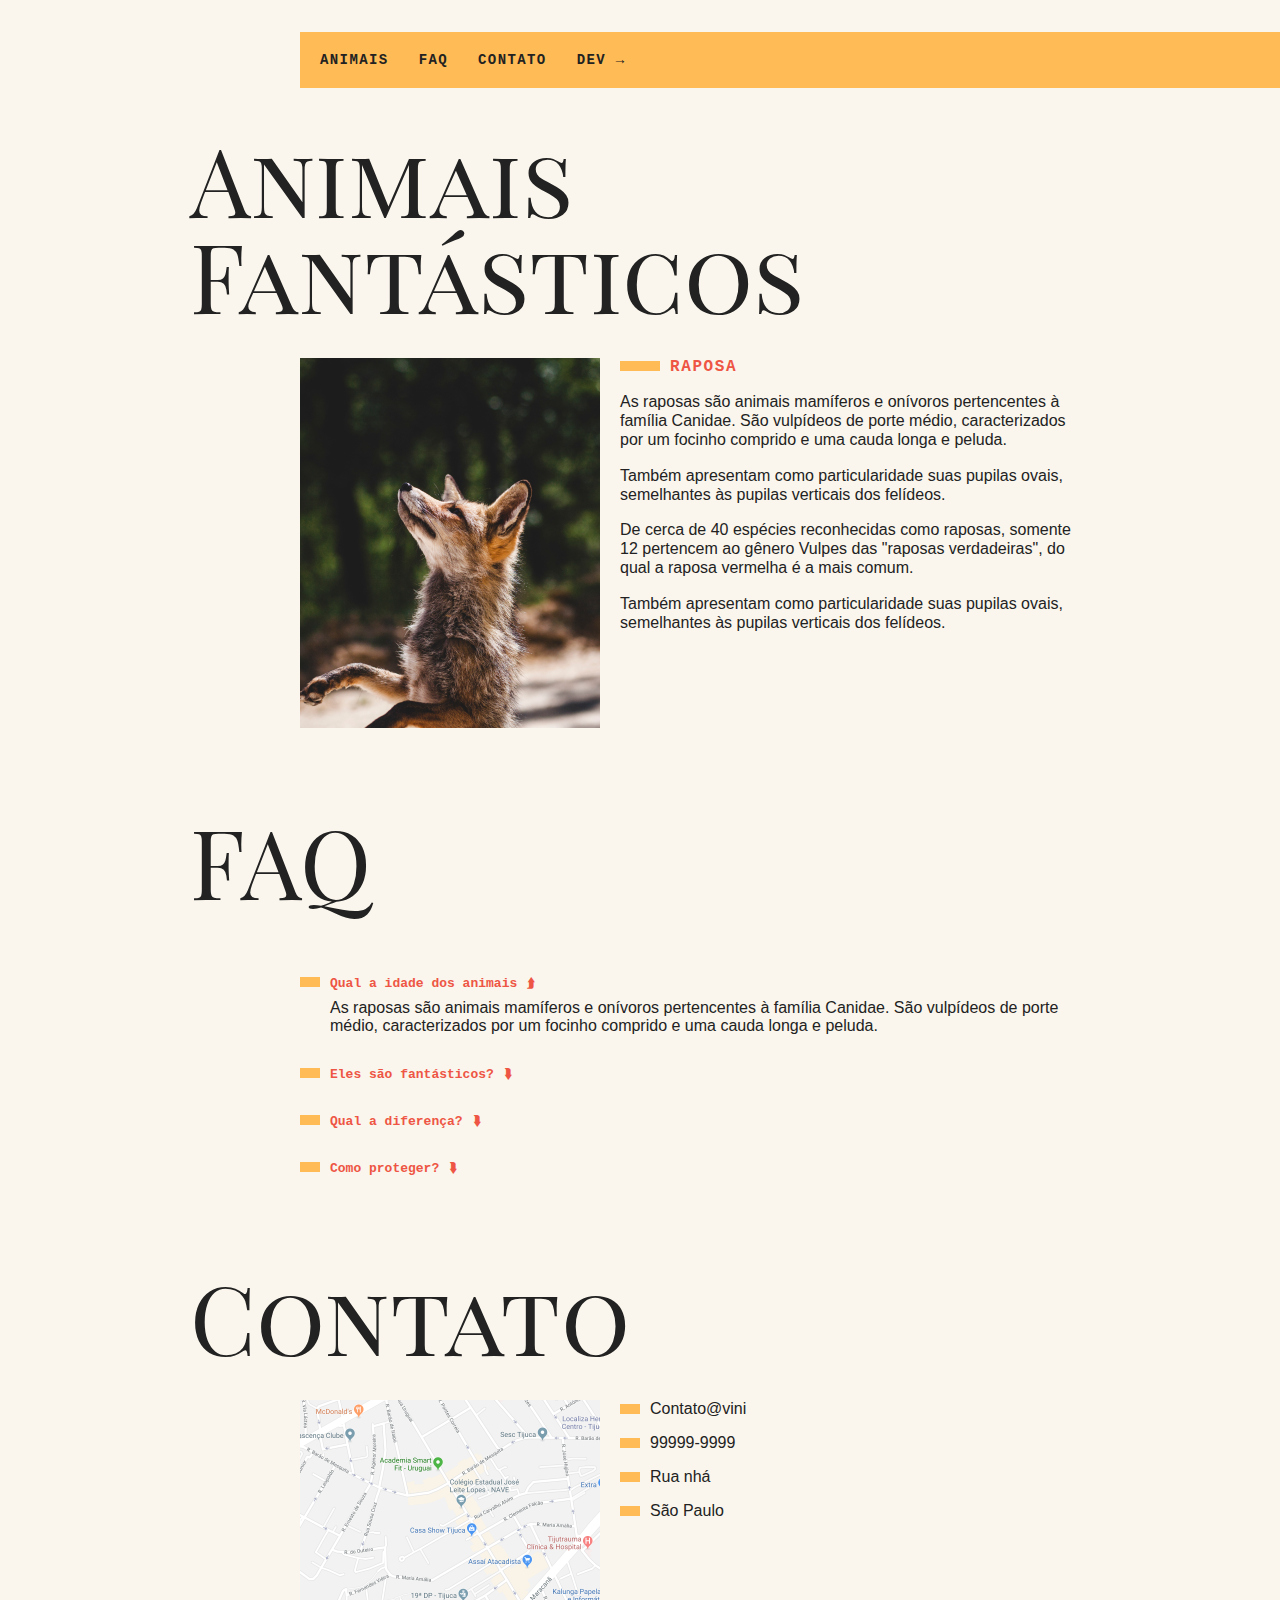
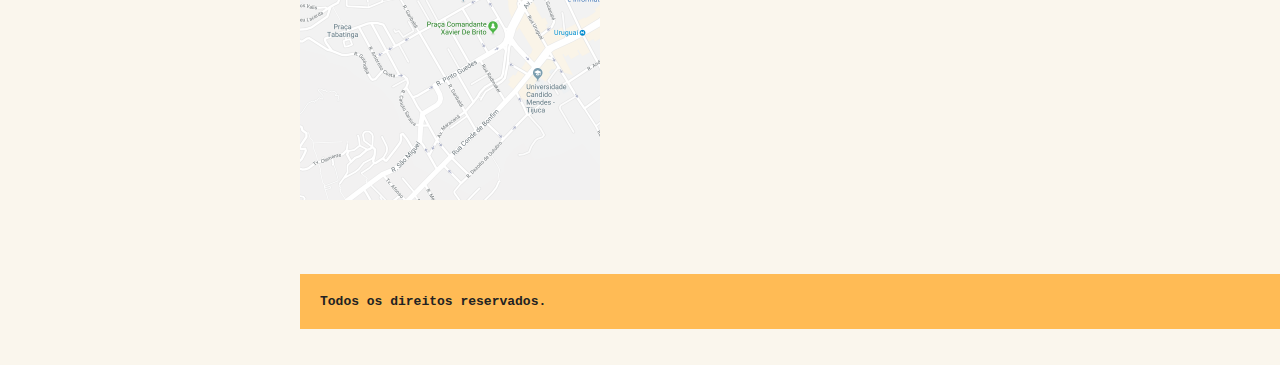
<file: accordion-list/index.html>
<!DOCTYPE html>
<html lang="pt-br">
  <head>
    <meta charset="UTF-8" />
    <meta http-equiv="X-UA-Compatible" content="IE=edge" />
    <meta name="viewport" content="width=device-width, initial-scale=1.0" />
    <link rel="preconnect" href="https://fonts.googleapis.com" />
    <link rel="preconnect" href="https://fonts.gstatic.com" crossorigin />
    <link
      href="https://fonts.googleapis.com/css2?family=Playfair+Display+SC&display=swap"
      rel="stylesheet"
    />
    <link rel="stylesheet" href="./css/style.css" />
    <script>
      document.documentElement.className = "js";
    </script>
    <title>Animais Fantásticos</title>
  </head>
  <body>
    <nav class="menu">
      <ul>
        <li><a href="#animais">Animais</a></li>
        <li><a href="#faq">Faq</a></li>
        <li><a href="#contato">Contato</a></li>
        <li><a href="https://www.origamid.com/">Dev →</a></li>
      </ul>
    </nav>
    <section class="grid-section animais" id="animais">
      <h1 class="titulo">Animais Fantásticos</h1>
      <ul class="animais-lista js-tabmenu">
        <li><img src="./img/imagem1.jpg" alt="" /></li>
        <li><img src="./img/imagem2.jpg" alt="" /></li>
        <li><img src="./img/imagem3.jpg" alt="" /></li>
        <li><img src="./img/imagem4.jpg" alt="" /></li>
        <li><img src="./img/imagem5.jpg" alt="" /></li>
        <li><img src="./img/imagem6.jpg" alt="" /></li>
      </ul>
      <div class="animais-descricao js-tabcontent">
        <section>
          <h2>Raposa</h2>
          <p>
            As raposas são animais mamíferos e onívoros pertencentes à família
            Canidae. São vulpídeos de porte médio, caracterizados por um focinho
            comprido e uma cauda longa e peluda.
          </p>
          <p>
            Também apresentam como particularidade suas pupilas ovais,
            semelhantes às pupilas verticais dos felídeos.
          </p>
          <p>
            De cerca de 40 espécies reconhecidas como raposas, somente 12
            pertencem ao gênero Vulpes das "raposas verdadeiras", do qual a
            raposa vermelha é a mais comum.
          </p>
          <p>
            Também apresentam como particularidade suas pupilas ovais,
            semelhantes às pupilas verticais dos felídeos.
          </p>
        </section>
        <section>
          <h2>Esquilo</h2>
          <p>
            As raposas são animais mamíferos e onívoros pertencentes à família
            Canidae. São vulpídeos de porte médio, caracterizados por um focinho
            comprido e uma cauda longa e peluda.
          </p>
          <p>
            Também apresentam como particularidade suas pupilas ovais,
            semelhantes às pupilas verticais dos felídeos.
          </p>
          <p>
            De cerca de 40 espécies reconhecidas como raposas, somente 12
            pertencem ao gênero Vulpes das "raposas verdadeiras", do qual a
            raposa vermelha é a mais comum.
          </p>
          <p>
            Também apresentam como particularidade suas pupilas ovais,
            semelhantes às pupilas verticais dos felídeos.
          </p>
        </section>
        <section>
          <h2>Urso</h2>
          <p>
            As raposas são animais mamíferos e onívoros pertencentes à família
            Canidae. São vulpídeos de porte médio, caracterizados por um focinho
            comprido e uma cauda longa e peluda.
          </p>
          <p>
            Também apresentam como particularidade suas pupilas ovais,
            semelhantes às pupilas verticais dos felídeos.
          </p>
          <p>
            De cerca de 40 espécies reconhecidas como raposas, somente 12
            pertencem ao gênero Vulpes das "raposas verdadeiras", do qual a
            raposa vermelha é a mais comum.
          </p>
          <p>
            Também apresentam como particularidade suas pupilas ovais,
            semelhantes às pupilas verticais dos felídeos.
          </p>
        </section>
        <section>
          <h2>Lobo</h2>
          <p>
            As raposas são animais mamíferos e onívoros pertencentes à família
            Canidae. São vulpídeos de porte médio, caracterizados por um focinho
            comprido e uma cauda longa e peluda.
          </p>
          <p>
            Também apresentam como particularidade suas pupilas ovais,
            semelhantes às pupilas verticais dos felídeos.
          </p>
          <p>
            De cerca de 40 espécies reconhecidas como raposas, somente 12
            pertencem ao gênero Vulpes das "raposas verdadeiras", do qual a
            raposa vermelha é a mais comum.
          </p>
          <p>
            Também apresentam como particularidade suas pupilas ovais,
            semelhantes às pupilas verticais dos felídeos.
          </p>
        </section>
        <section>
          <h2>Babuino</h2>
          <p>
            As raposas são animais mamíferos e onívoros pertencentes à família
            Canidae. São vulpídeos de porte médio, caracterizados por um focinho
            comprido e uma cauda longa e peluda.
          </p>
          <p>
            Também apresentam como particularidade suas pupilas ovais,
            semelhantes às pupilas verticais dos felídeos.
          </p>
          <p>
            De cerca de 40 espécies reconhecidas como raposas, somente 12
            pertencem ao gênero Vulpes das "raposas verdadeiras", do qual a
            raposa vermelha é a mais comum.
          </p>
          <p>
            Também apresentam como particularidade suas pupilas ovais,
            semelhantes às pupilas verticais dos felídeos.
          </p>
        </section>
        <section>
          <h2>Leão</h2>
          <p>
            As raposas são animais mamíferos e onívoros pertencentes à família
            Canidae. São vulpídeos de porte médio, caracterizados por um focinho
            comprido e uma cauda longa e peluda.
          </p>
          <p>
            Também apresentam como particularidade suas pupilas ovais,
            semelhantes às pupilas verticais dos felídeos.
          </p>
          <p>
            De cerca de 40 espécies reconhecidas como raposas, somente 12
            pertencem ao gênero Vulpes das "raposas verdadeiras", do qual a
            raposa vermelha é a mais comum.
          </p>
          <p>
            Também apresentam como particularidade suas pupilas ovais,
            semelhantes às pupilas verticais dos felídeos.
          </p>
        </section>
      </div>
    </section>
    <section class="grid-section faq" id="faq">
      <h1 class="titulo">FAQ</h1>
      <dl class="faq-lista js-accordion">
        <dt>Qual a idade dos animais</dt>
        <dd>
          As raposas são animais mamíferos e onívoros pertencentes à família
          Canidae. São vulpídeos de porte médio, caracterizados por um focinho
          comprido e uma cauda longa e peluda.
        </dd>
        <dt>Eles são fantásticos?</dt>
        <dd>
          Também apresentam como particularidade suas pupilas ovais, semelhantes
          às pupilas verticais dos felídeos.
        </dd>
        <dt>Qual a diferença?</dt>
        <dd>
          As raposas são animais mamíferos e onívoros pertencentes à família
          Canidae. São vulpídeos de porte médio, caracterizados por um focinho
          comprido e uma cauda longa e peluda.
        </dd>
        <dt>Como proteger?</dt>
        <dd>
          Também apresentam como particularidade suas pupilas ovais, semelhantes
          às pupilas verticais dos felídeos
        </dd>
      </dl>
    </section>
    <section class="grid-section contato" id="contato">
      <h1 class="titulo">Contato</h1>
      <div class="mapa">
        <img src="./img/mapa.png" alt="Mapa" />
      </div>
      <ul class="dados">
        <li>Contato@vini</li>
        <li>99999-9999</li>
        <li>Rua nhá</li>
        <li>São Paulo</li>
      </ul>
    </section>
    <footer class="copy">
      <p>Todos os direitos reservados.</p>
    </footer>
    <script src="./script.js"></script>
  </body>
</html>
</file>
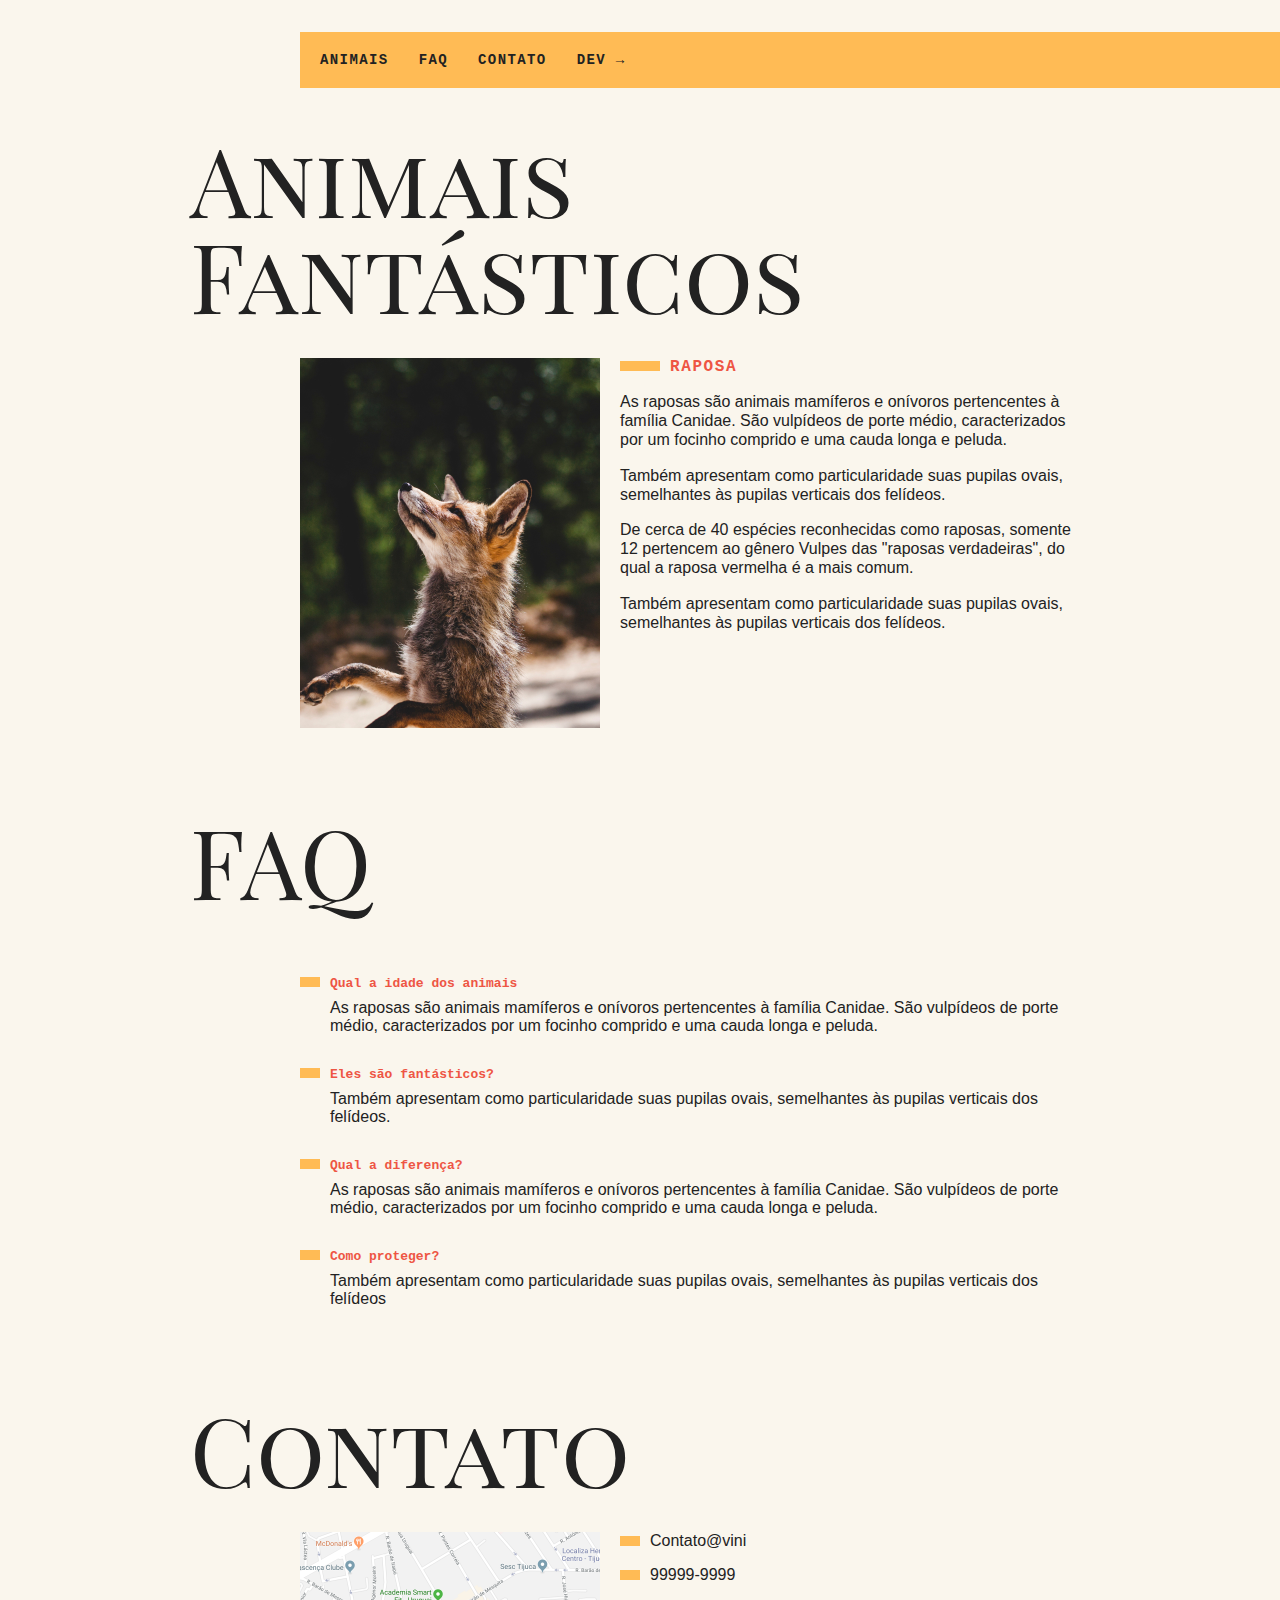
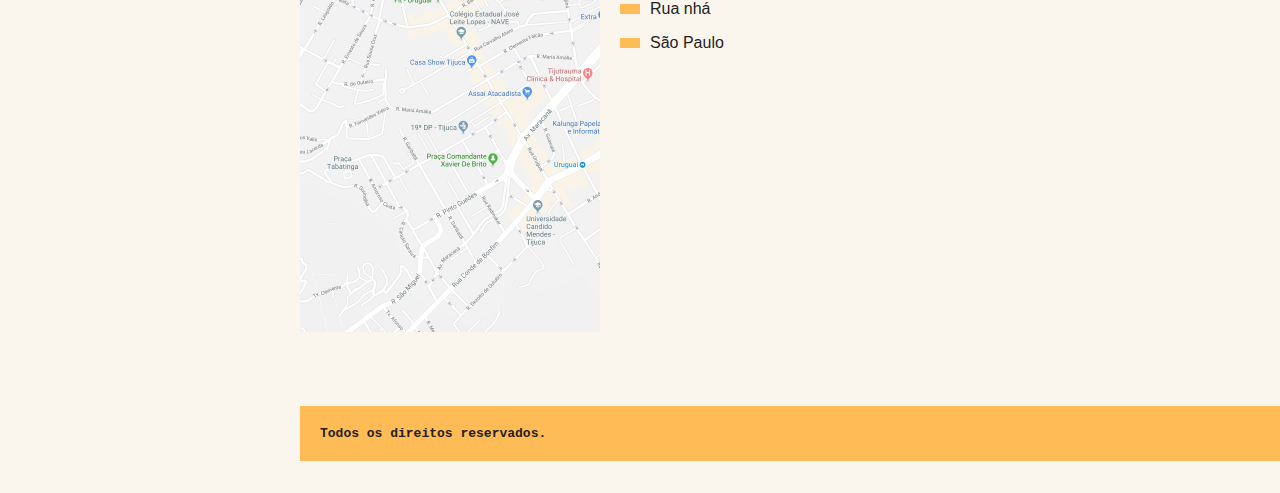
<file: navegacao-por-tabs/index.html>
<!DOCTYPE html>
<html lang="pt-br">
  <head>
    <meta charset="UTF-8" />
    <meta http-equiv="X-UA-Compatible" content="IE=edge" />
    <meta name="viewport" content="width=device-width, initial-scale=1.0" />
    <link rel="preconnect" href="https://fonts.googleapis.com" />
    <link rel="preconnect" href="https://fonts.gstatic.com" crossorigin />
    <link
      href="https://fonts.googleapis.com/css2?family=Playfair+Display+SC&display=swap"
      rel="stylesheet"
    />
    <link rel="stylesheet" href="./css/style.css" />
    <script>
      document.documentElement.className = "js";
    </script>
    <title>Animais Fantásticos</title>
  </head>
  <body>
    <nav class="menu">
      <ul>
        <li><a href="#animais">Animais</a></li>
        <li><a href="#faq">Faq</a></li>
        <li><a href="#contato">Contato</a></li>
        <li><a href="https://www.origamid.com/">Dev →</a></li>
      </ul>
    </nav>
    <section class="grid-section animais" id="animais">
      <h1 class="titulo">Animais Fantásticos</h1>
      <ul class="animais-lista js-tabmenu">
        <li><img src="./img/imagem1.jpg" alt="" /></li>
        <li><img src="./img/imagem2.jpg" alt="" /></li>
        <li><img src="./img/imagem3.jpg" alt="" /></li>
        <li><img src="./img/imagem4.jpg" alt="" /></li>
        <li><img src="./img/imagem5.jpg" alt="" /></li>
        <li><img src="./img/imagem6.jpg" alt="" /></li>
      </ul>
      <div class="animais-descricao js-tabcontent">
        <section>
          <h2>Raposa</h2>
          <p>
            As raposas são animais mamíferos e onívoros pertencentes à família
            Canidae. São vulpídeos de porte médio, caracterizados por um focinho
            comprido e uma cauda longa e peluda.
          </p>
          <p>
            Também apresentam como particularidade suas pupilas ovais,
            semelhantes às pupilas verticais dos felídeos.
          </p>
          <p>
            De cerca de 40 espécies reconhecidas como raposas, somente 12
            pertencem ao gênero Vulpes das "raposas verdadeiras", do qual a
            raposa vermelha é a mais comum.
          </p>
          <p>
            Também apresentam como particularidade suas pupilas ovais,
            semelhantes às pupilas verticais dos felídeos.
          </p>
        </section>
        <section>
          <h2>Esquilo</h2>
          <p>
            As raposas são animais mamíferos e onívoros pertencentes à família
            Canidae. São vulpídeos de porte médio, caracterizados por um focinho
            comprido e uma cauda longa e peluda.
          </p>
          <p>
            Também apresentam como particularidade suas pupilas ovais,
            semelhantes às pupilas verticais dos felídeos.
          </p>
          <p>
            De cerca de 40 espécies reconhecidas como raposas, somente 12
            pertencem ao gênero Vulpes das "raposas verdadeiras", do qual a
            raposa vermelha é a mais comum.
          </p>
          <p>
            Também apresentam como particularidade suas pupilas ovais,
            semelhantes às pupilas verticais dos felídeos.
          </p>
        </section>
        <section>
          <h2>Urso</h2>
          <p>
            As raposas são animais mamíferos e onívoros pertencentes à família
            Canidae. São vulpídeos de porte médio, caracterizados por um focinho
            comprido e uma cauda longa e peluda.
          </p>
          <p>
            Também apresentam como particularidade suas pupilas ovais,
            semelhantes às pupilas verticais dos felídeos.
          </p>
          <p>
            De cerca de 40 espécies reconhecidas como raposas, somente 12
            pertencem ao gênero Vulpes das "raposas verdadeiras", do qual a
            raposa vermelha é a mais comum.
          </p>
          <p>
            Também apresentam como particularidade suas pupilas ovais,
            semelhantes às pupilas verticais dos felídeos.
          </p>
        </section>
        <section>
          <h2>Lobo</h2>
          <p>
            As raposas são animais mamíferos e onívoros pertencentes à família
            Canidae. São vulpídeos de porte médio, caracterizados por um focinho
            comprido e uma cauda longa e peluda.
          </p>
          <p>
            Também apresentam como particularidade suas pupilas ovais,
            semelhantes às pupilas verticais dos felídeos.
          </p>
          <p>
            De cerca de 40 espécies reconhecidas como raposas, somente 12
            pertencem ao gênero Vulpes das "raposas verdadeiras", do qual a
            raposa vermelha é a mais comum.
          </p>
          <p>
            Também apresentam como particularidade suas pupilas ovais,
            semelhantes às pupilas verticais dos felídeos.
          </p>
        </section>
        <section>
          <h2>Babuino</h2>
          <p>
            As raposas são animais mamíferos e onívoros pertencentes à família
            Canidae. São vulpídeos de porte médio, caracterizados por um focinho
            comprido e uma cauda longa e peluda.
          </p>
          <p>
            Também apresentam como particularidade suas pupilas ovais,
            semelhantes às pupilas verticais dos felídeos.
          </p>
          <p>
            De cerca de 40 espécies reconhecidas como raposas, somente 12
            pertencem ao gênero Vulpes das "raposas verdadeiras", do qual a
            raposa vermelha é a mais comum.
          </p>
          <p>
            Também apresentam como particularidade suas pupilas ovais,
            semelhantes às pupilas verticais dos felídeos.
          </p>
        </section>
        <section>
          <h2>Leão</h2>
          <p>
            As raposas são animais mamíferos e onívoros pertencentes à família
            Canidae. São vulpídeos de porte médio, caracterizados por um focinho
            comprido e uma cauda longa e peluda.
          </p>
          <p>
            Também apresentam como particularidade suas pupilas ovais,
            semelhantes às pupilas verticais dos felídeos.
          </p>
          <p>
            De cerca de 40 espécies reconhecidas como raposas, somente 12
            pertencem ao gênero Vulpes das "raposas verdadeiras", do qual a
            raposa vermelha é a mais comum.
          </p>
          <p>
            Também apresentam como particularidade suas pupilas ovais,
            semelhantes às pupilas verticais dos felídeos.
          </p>
        </section>
      </div>
    </section>
    <section class="grid-section faq" id="faq">
      <h1 class="titulo">FAQ</h1>
      <dl class="faq-lista">
        <dt>Qual a idade dos animais</dt>
        <dd>
          As raposas são animais mamíferos e onívoros pertencentes à família
          Canidae. São vulpídeos de porte médio, caracterizados por um focinho
          comprido e uma cauda longa e peluda.
        </dd>
        <dt>Eles são fantásticos?</dt>
        <dd>
          Também apresentam como particularidade suas pupilas ovais, semelhantes
          às pupilas verticais dos felídeos.
        </dd>
        <dt>Qual a diferença?</dt>
        <dd>
          As raposas são animais mamíferos e onívoros pertencentes à família
          Canidae. São vulpídeos de porte médio, caracterizados por um focinho
          comprido e uma cauda longa e peluda.
        </dd>
        <dt>Como proteger?</dt>
        <dd>
          Também apresentam como particularidade suas pupilas ovais, semelhantes
          às pupilas verticais dos felídeos
        </dd>
      </dl>
    </section>
    <section class="grid-section contato" id="contato">
      <h1 class="titulo">Contato</h1>
      <div class="mapa">
        <img src="./img/mapa.png" alt="Mapa" />
      </div>
      <ul class="dados">
        <li>Contato@vini</li>
        <li>99999-9999</li>
        <li>Rua nhá</li>
        <li>São Paulo</li>
      </ul>
    </section>
    <footer class="copy">
      <p>Todos os direitos reservados.</p>
    </footer>
    <script src="./script.js"></script>
  </body>
</html>
</file>
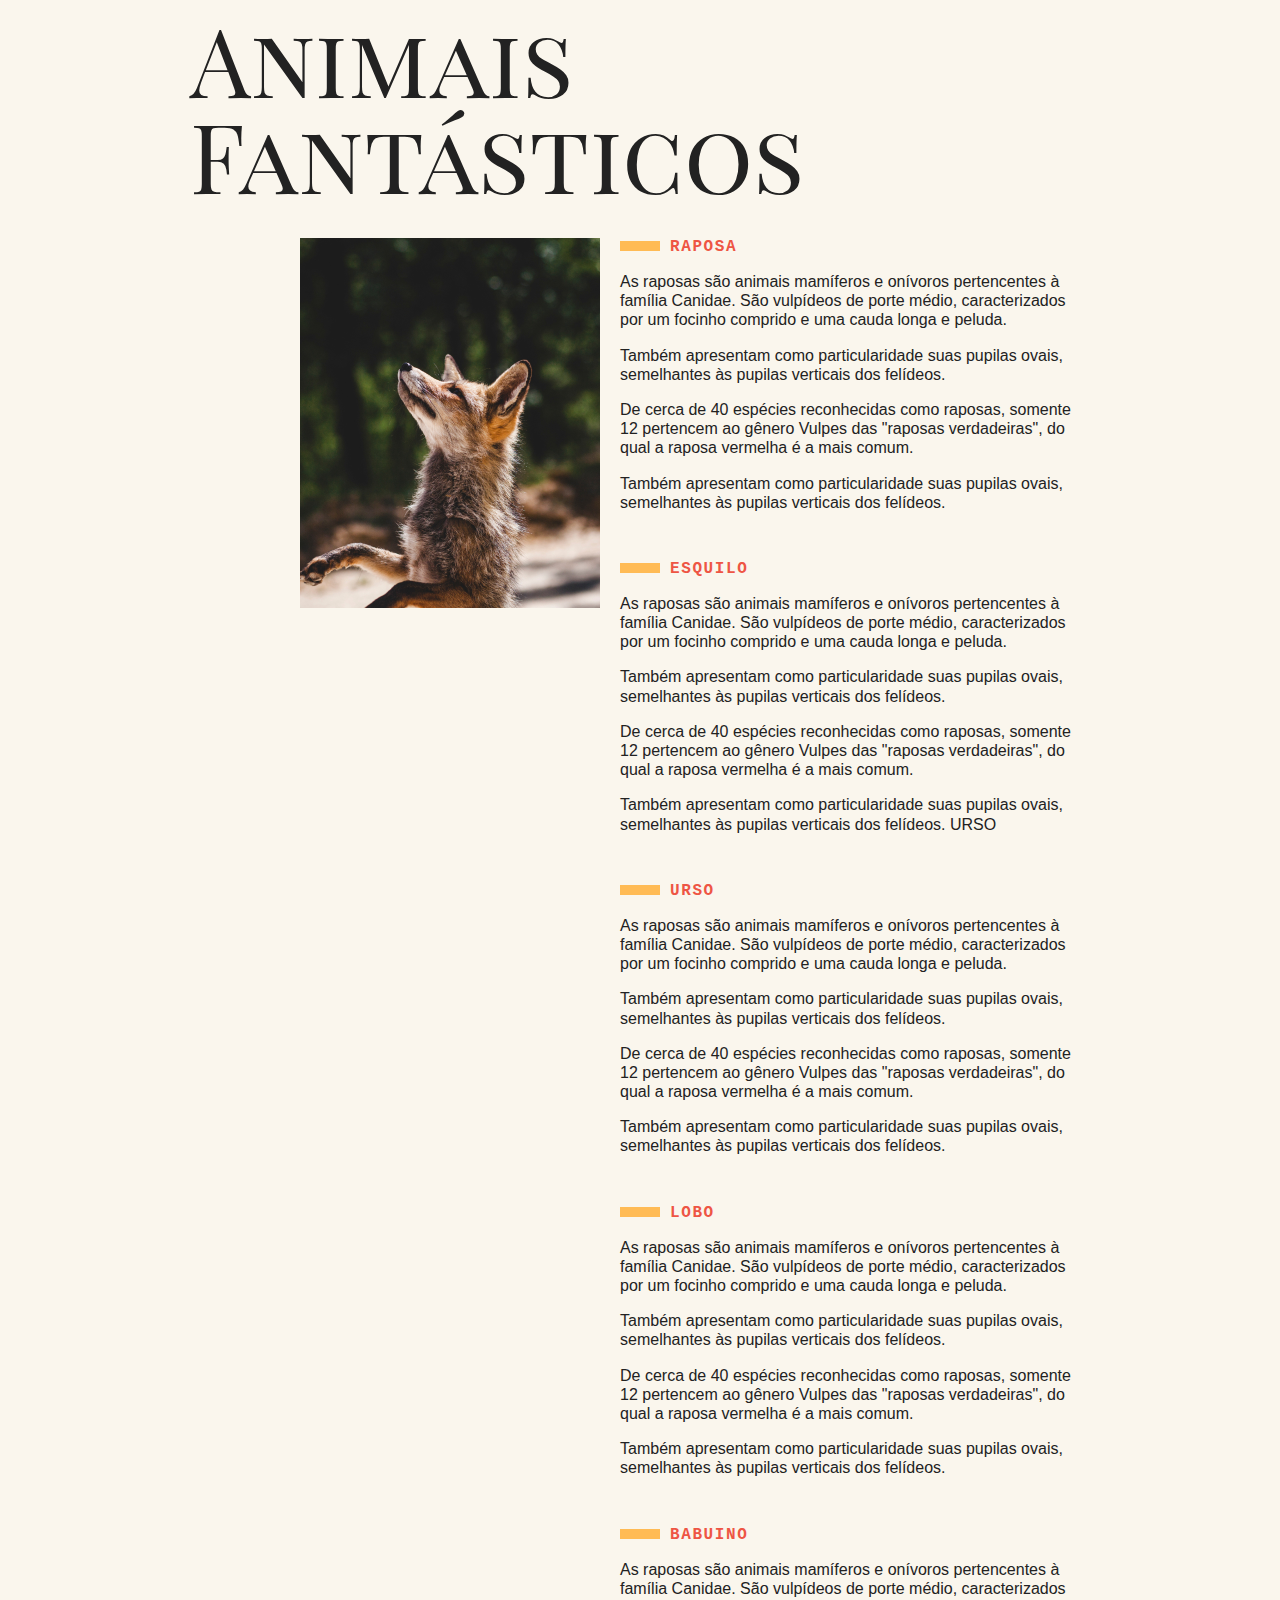
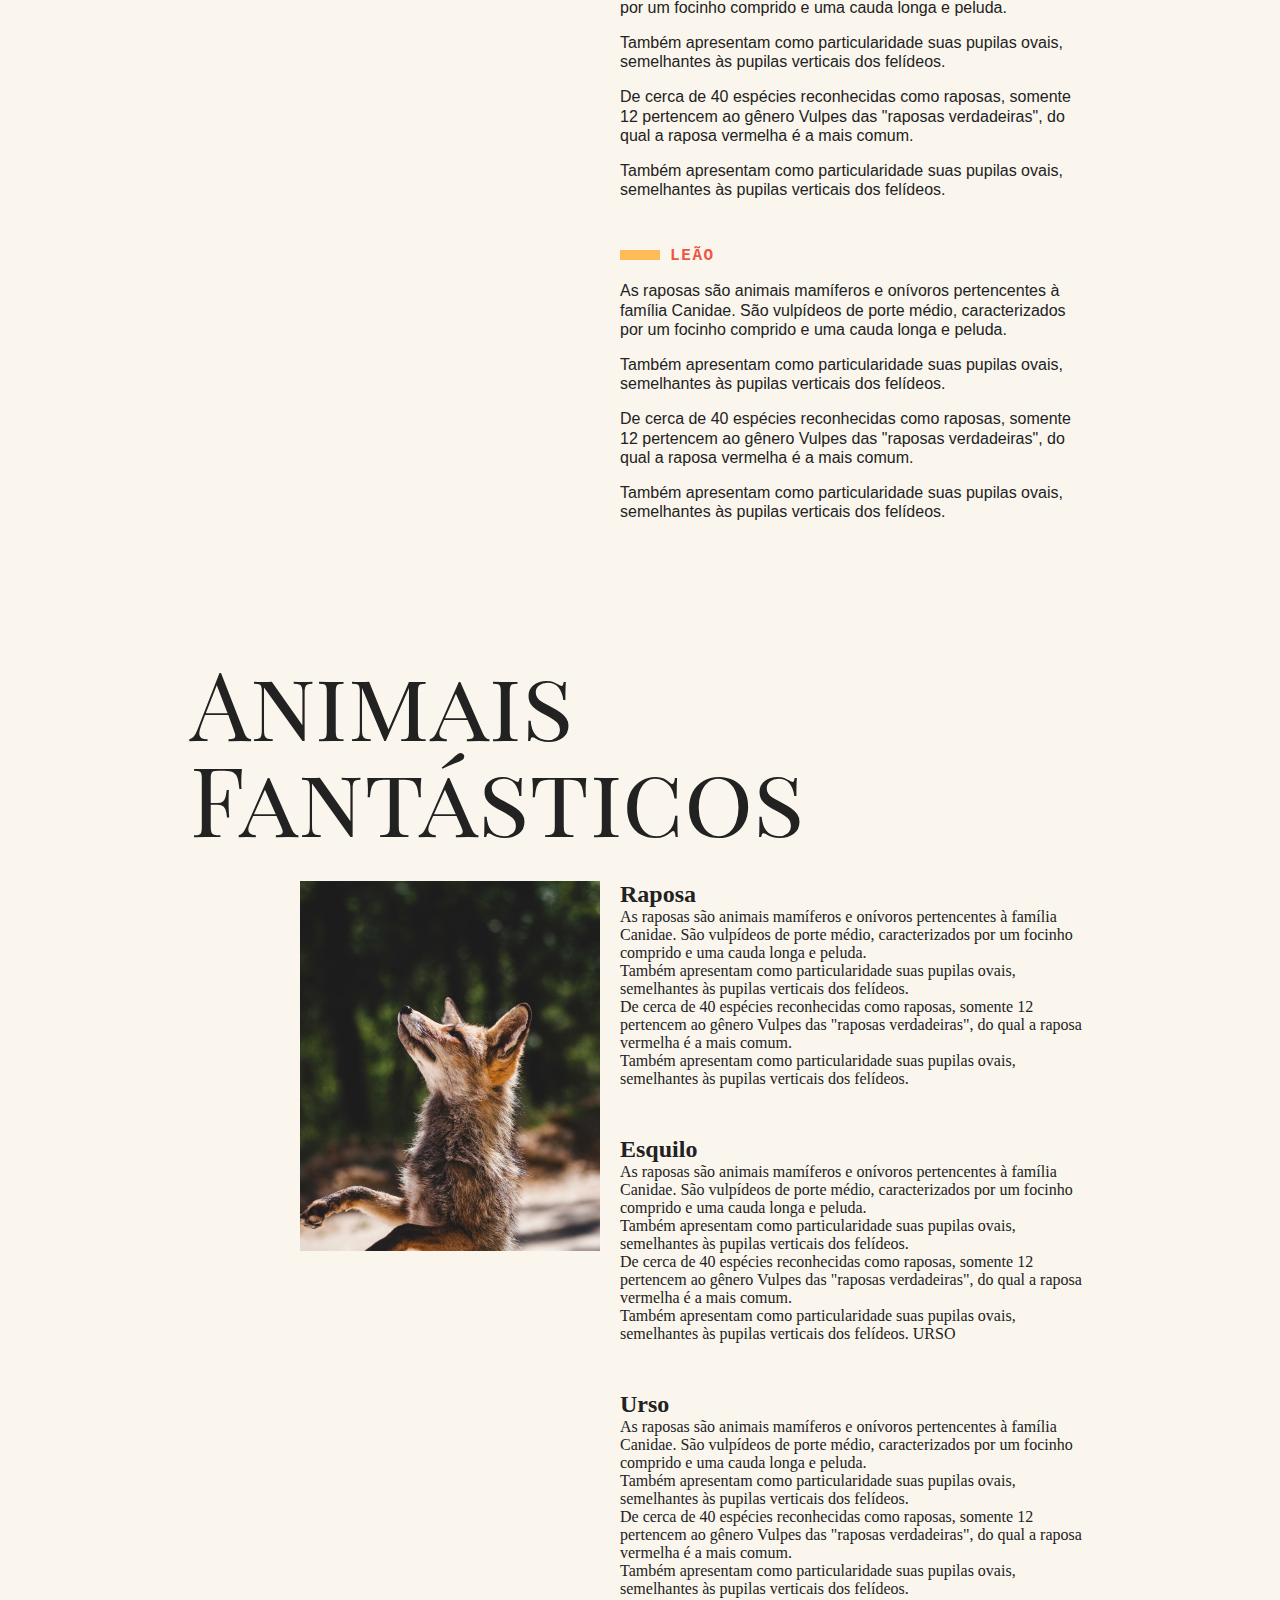
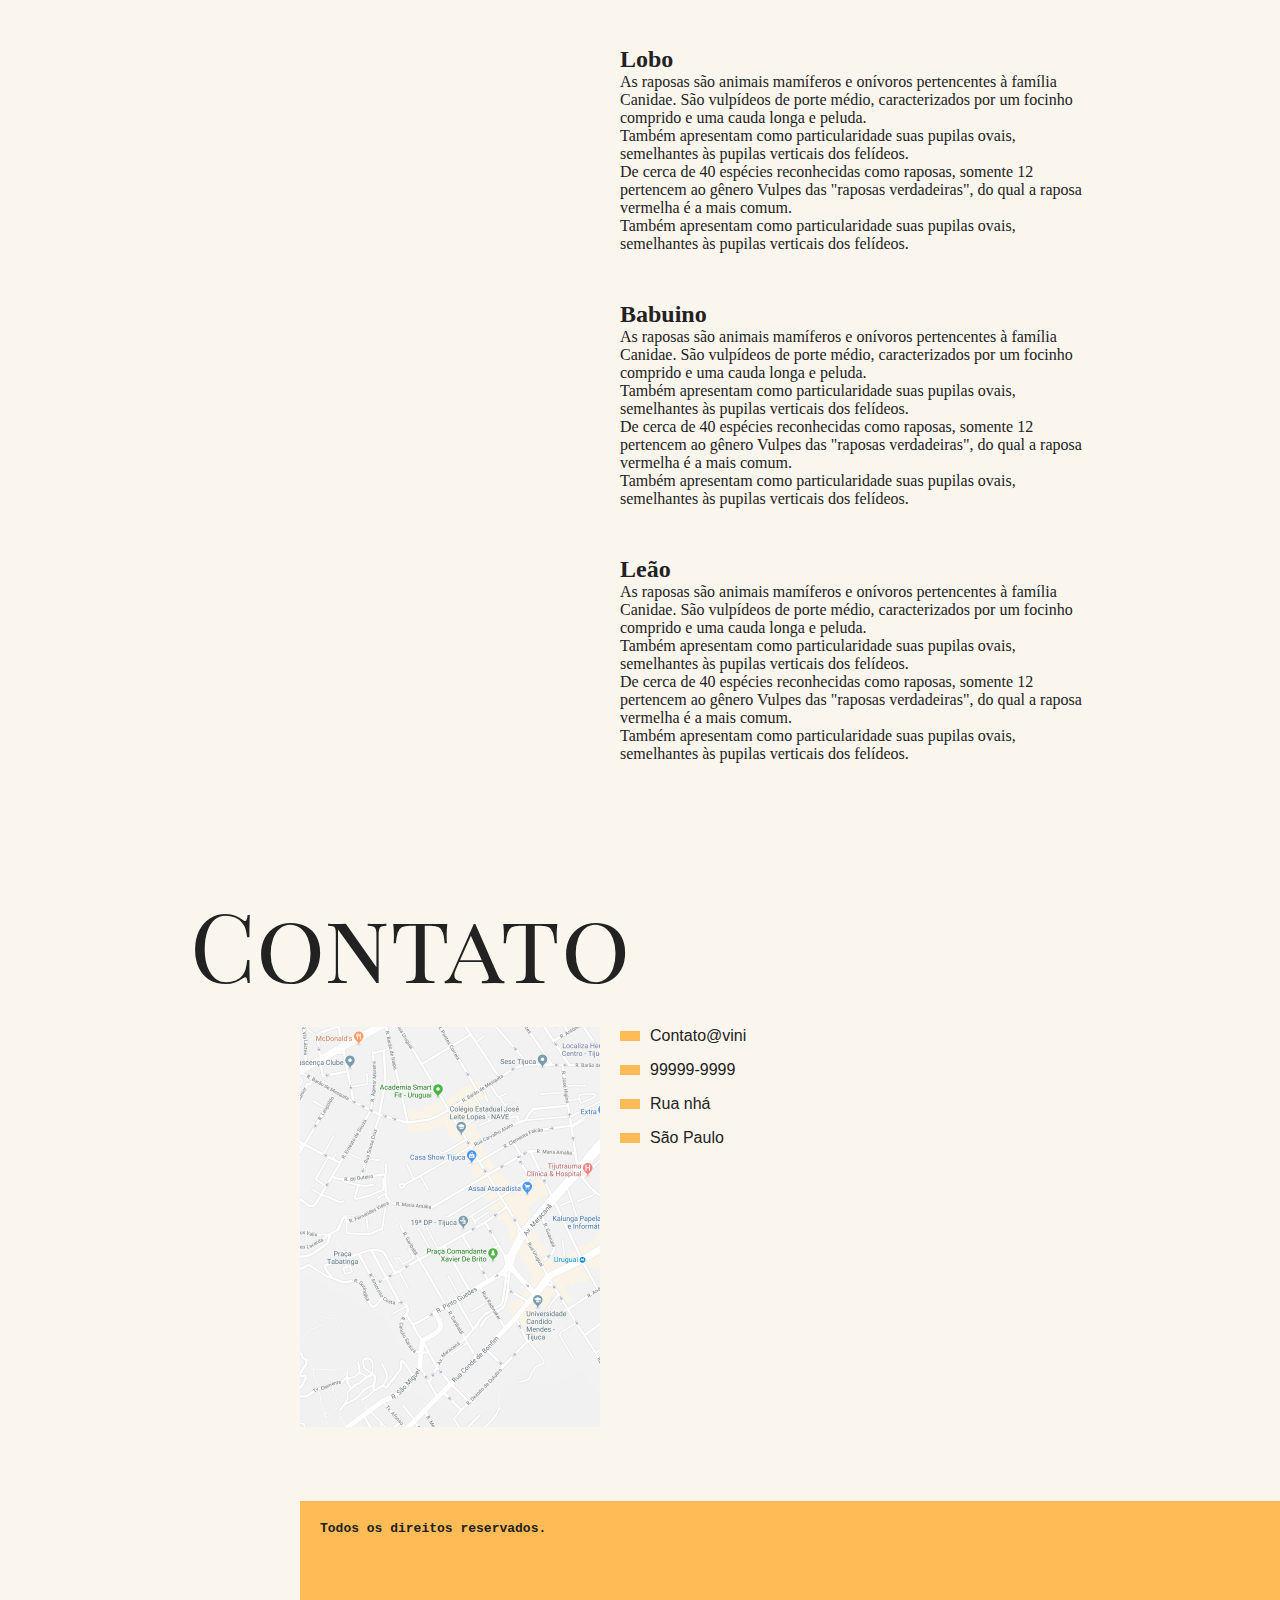
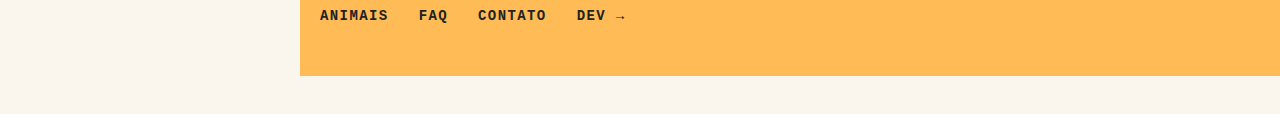
<file: projeto/index.html>
<!DOCTYPE html>
<html lang="pt-br">
  <head>
    <meta charset="UTF-8" />
    <meta http-equiv="X-UA-Compatible" content="IE=edge" />
    <meta name="viewport" content="width=device-width, initial-scale=1.0" />
    <link rel="preconnect" href="https://fonts.googleapis.com" />
    <link rel="preconnect" href="https://fonts.gstatic.com" crossorigin />
    <link
      href="https://fonts.googleapis.com/css2?family=Playfair+Display+SC&display=swap"
      rel="stylesheet"
    />
    <link rel="stylesheet" href="./css/style.css" />
    <title>Animais Fantásticos</title>
  </head>
  <body>
    <nav class="menu">
      <ul>
        <li><a href="#animais">Animais</a></li>
        <li><a href="#faq">Faq</a></li>
        <li><a href="#contato">Contato</a></li>
        <li><a href="https://www.origamid.com/">Dev →</a></li>
      </ul>
    </nav>
    <section class="grid-section animais" id="animais">
      <h1 class="titulo">Animais Fantásticos</h1>
      <ul class="animais-lista">
        <li><img src="./img/imagem1.jpg" alt="" /></li>
        <li><img src="./img/imagem2.jpg" alt="" /></li>
        <li><img src="./img/imagem3.jpg" alt="" /></li>
        <li><img src="./img/imagem4.jpg" alt="" /></li>
        <li><img src="./img/imagem5.jpg" alt="" /></li>
        <li><img src="./img/imagem6.jpg" alt="" /></li>
      </ul>
      <div class="animais-descricao">
        <section>
          <h2>Raposa</h2>
          <p>
            As raposas são animais mamíferos e onívoros pertencentes à família
            Canidae. São vulpídeos de porte médio, caracterizados por um focinho
            comprido e uma cauda longa e peluda.
          </p>
          <p>
            Também apresentam como particularidade suas pupilas ovais,
            semelhantes às pupilas verticais dos felídeos.
          </p>
          <p>
            De cerca de 40 espécies reconhecidas como raposas, somente 12
            pertencem ao gênero Vulpes das "raposas verdadeiras", do qual a
            raposa vermelha é a mais comum.
          </p>
          <p>
            Também apresentam como particularidade suas pupilas ovais,
            semelhantes às pupilas verticais dos felídeos.
          </p>
        </section>
        <section>
          <h2>Esquilo</h2>
          <p>
            As raposas são animais mamíferos e onívoros pertencentes à família
            Canidae. São vulpídeos de porte médio, caracterizados por um focinho
            comprido e uma cauda longa e peluda.
          </p>
          <p>
            Também apresentam como particularidade suas pupilas ovais,
            semelhantes às pupilas verticais dos felídeos.
          </p>
          <p>
            De cerca de 40 espécies reconhecidas como raposas, somente 12
            pertencem ao gênero Vulpes das "raposas verdadeiras", do qual a
            raposa vermelha é a mais comum.
          </p>
          <p>
            Também apresentam como particularidade suas pupilas ovais,
            semelhantes às pupilas verticais dos felídeos. URSO
          </p>
        </section>
        <section>
          <h2>Urso</h2>
          <p>
            As raposas são animais mamíferos e onívoros pertencentes à família
            Canidae. São vulpídeos de porte médio, caracterizados por um focinho
            comprido e uma cauda longa e peluda.
          </p>
          <p>
            Também apresentam como particularidade suas pupilas ovais,
            semelhantes às pupilas verticais dos felídeos.
          </p>
          <p>
            De cerca de 40 espécies reconhecidas como raposas, somente 12
            pertencem ao gênero Vulpes das "raposas verdadeiras", do qual a
            raposa vermelha é a mais comum.
          </p>
          <p>
            Também apresentam como particularidade suas pupilas ovais,
            semelhantes às pupilas verticais dos felídeos.
          </p>
        </section>
        <section>
          <h2>Lobo</h2>
          <p>
            As raposas são animais mamíferos e onívoros pertencentes à família
            Canidae. São vulpídeos de porte médio, caracterizados por um focinho
            comprido e uma cauda longa e peluda.
          </p>
          <p>
            Também apresentam como particularidade suas pupilas ovais,
            semelhantes às pupilas verticais dos felídeos.
          </p>
          <p>
            De cerca de 40 espécies reconhecidas como raposas, somente 12
            pertencem ao gênero Vulpes das "raposas verdadeiras", do qual a
            raposa vermelha é a mais comum.
          </p>
          <p>
            Também apresentam como particularidade suas pupilas ovais,
            semelhantes às pupilas verticais dos felídeos.
          </p>
        </section>
        <section>
          <h2>Babuino</h2>
          <p>
            As raposas são animais mamíferos e onívoros pertencentes à família
            Canidae. São vulpídeos de porte médio, caracterizados por um focinho
            comprido e uma cauda longa e peluda.
          </p>
          <p>
            Também apresentam como particularidade suas pupilas ovais,
            semelhantes às pupilas verticais dos felídeos.
          </p>
          <p>
            De cerca de 40 espécies reconhecidas como raposas, somente 12
            pertencem ao gênero Vulpes das "raposas verdadeiras", do qual a
            raposa vermelha é a mais comum.
          </p>
          <p>
            Também apresentam como particularidade suas pupilas ovais,
            semelhantes às pupilas verticais dos felídeos.
          </p>
        </section>
        <section>
          <h2>Leão</h2>
          <p>
            As raposas são animais mamíferos e onívoros pertencentes à família
            Canidae. São vulpídeos de porte médio, caracterizados por um focinho
            comprido e uma cauda longa e peluda.
          </p>
          <p>
            Também apresentam como particularidade suas pupilas ovais,
            semelhantes às pupilas verticais dos felídeos.
          </p>
          <p>
            De cerca de 40 espécies reconhecidas como raposas, somente 12
            pertencem ao gênero Vulpes das "raposas verdadeiras", do qual a
            raposa vermelha é a mais comum.
          </p>
          <p>
            Também apresentam como particularidade suas pupilas ovais,
            semelhantes às pupilas verticais dos felídeos.
          </p>
        </section>
      </div>
    </section>
    <section class="grid-section faq" id="faq">
      <h1 class="titulo">FAQ</h1>
      <dl class="faq-lista">
        <dt>Qual a idade dos animais</dt>
        <dd>
          As raposas são animais mamíferos e onívoros pertencentes à família
          Canidae. São vulpídeos de porte médio, caracterizados por um focinho
          comprido e uma cauda longa e peluda.
        </dd>
        <dt>Eles são fantásticos?</dt>
        <dd>
          Também apresentam como particularidade suas pupilas ovais, semelhantes
          às pupilas verticais dos felídeos.
        </dd>
        <dt>Qual a diferença?</dt>
        <dd>
          As raposas são animais mamíferos e onívoros pertencentes à família
          Canidae. São vulpídeos de porte médio, caracterizados por um focinho
          comprido e uma cauda longa e peluda.
        </dd>
        <dt>Como proteger?</dt>
        <dd>
          Também apresentam como particularidade suas pupilas ovais, semelhantes
          às pupilas verticais dos felídeos
        </dd>
      </dl>
    </section>
    <section class="grid-section contato" id="contato">
      <h1 class="titulo">Contato</h1>
      <div class="mapa">
        <img src="./img/mapa.png" alt="Mapa" />
      </div>
      <ul class="dados">
        <li>Contato@vini</li>
        <li>99999-9999</li>
        <li>Rua nhá</li>
        <li>São Paulo</li>
      </ul>
    </section>
    <footer class="copy">
      <p>Todos os direitos reservados.</p>
    </footer>
    <script src="../traversing-e-manipulacao/script.js"></script>
  </body>
</html>
</file>
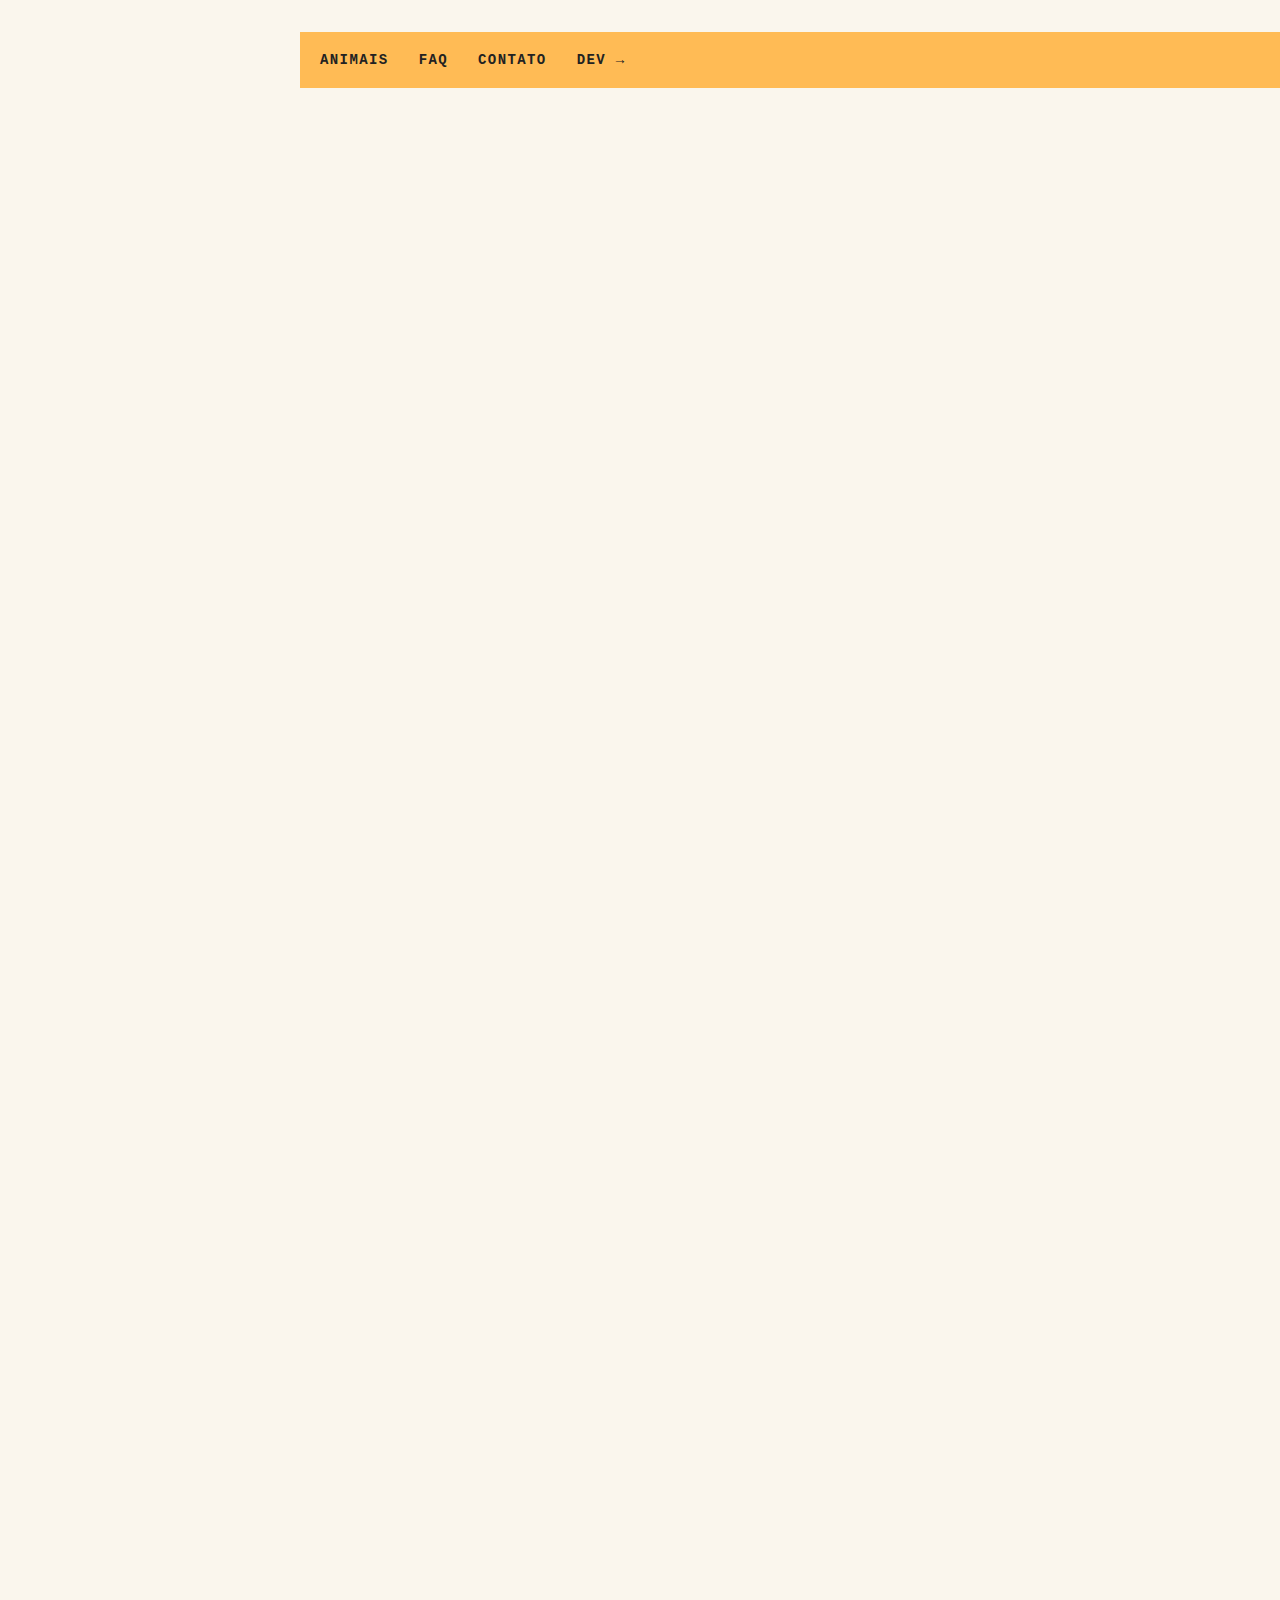
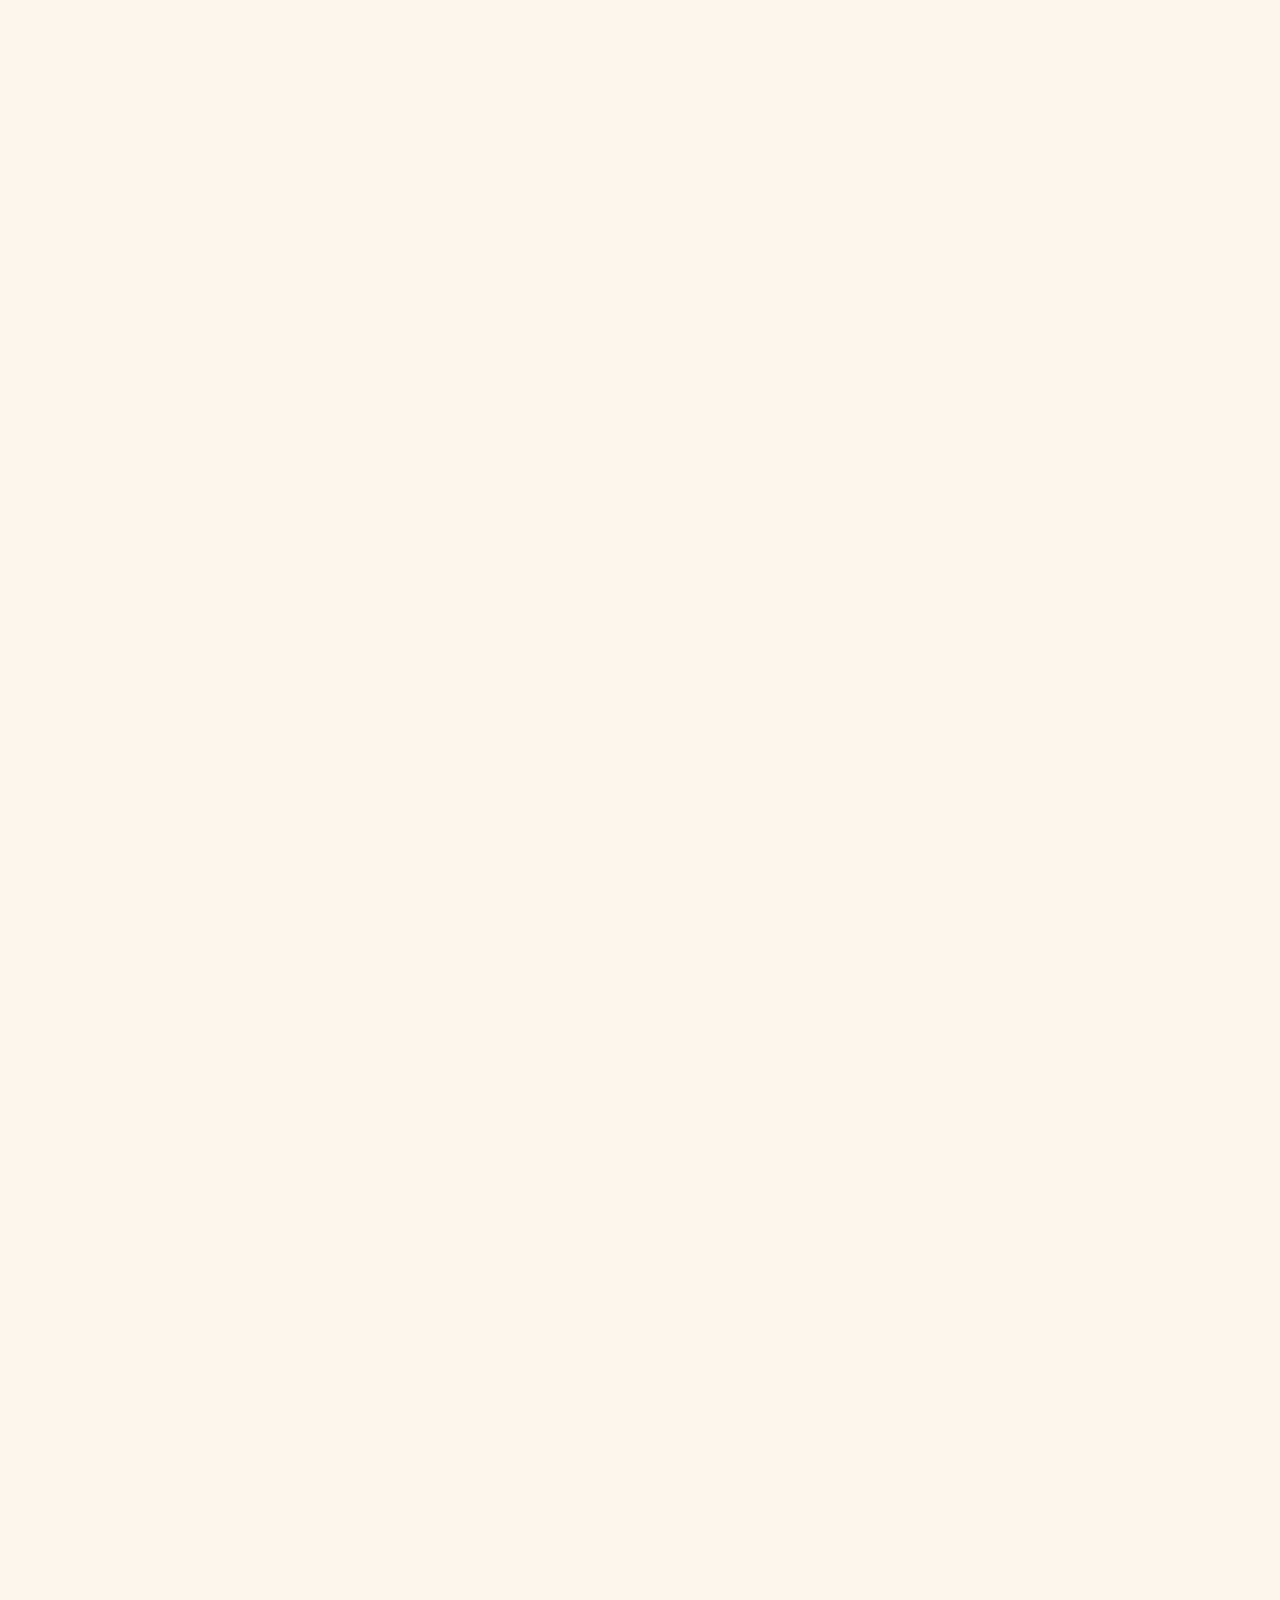
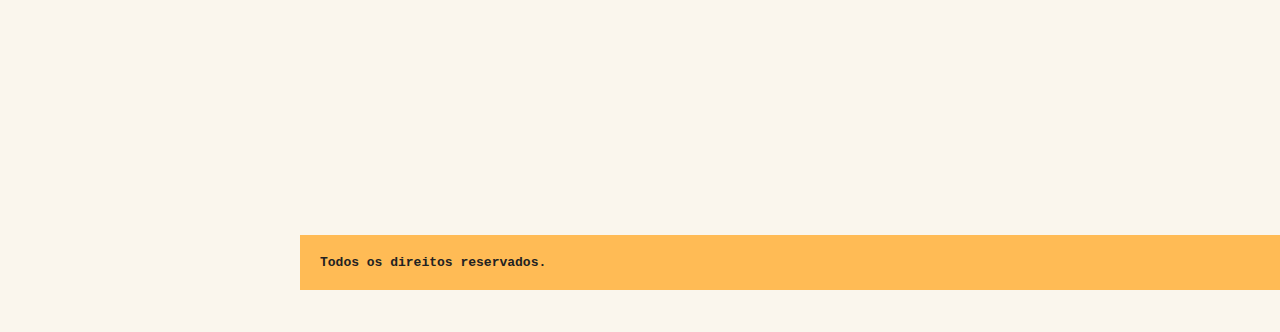
<file: scroll-suave-link-interno/index.html>
<!DOCTYPE html>
<html lang="pt-br">
  <head>
    <meta charset="UTF-8" />
    <meta http-equiv="X-UA-Compatible" content="IE=edge" />
    <meta name="viewport" content="width=device-width, initial-scale=1.0" />
    <link rel="preconnect" href="https://fonts.googleapis.com" />
    <link rel="preconnect" href="https://fonts.gstatic.com" crossorigin />
    <link
      href="https://fonts.googleapis.com/css2?family=Playfair+Display+SC&display=swap"
      rel="stylesheet"
    />
    <link rel="stylesheet" href="./css/style.css" />
    <script>
      document.documentElement.className = "js";
    </script>
    <title>Animais Fantásticos</title>
  </head>
  <body>
    <nav class="menu js-menu">
      <ul>
        <li><a href="#animais">Animais</a></li>
        <li><a href="#faq">Faq</a></li>
        <li><a href="#contato">Contato</a></li>
        <li><a href="https://www.origamid.com/">Dev →</a></li>
      </ul>
    </nav>
    <section class="grid-section animais js-scroll" id="animais">
      <h1 class="titulo">Animais Fantásticos</h1>
      <ul class="animais-lista">
        <li><img src="./img/imagem1.jpg" alt="" /></li>
        <li><img src="./img/imagem2.jpg" alt="" /></li>
        <li><img src="./img/imagem3.jpg" alt="" /></li>
        <li><img src="./img/imagem4.jpg" alt="" /></li>
        <li><img src="./img/imagem5.jpg" alt="" /></li>
        <li><img src="./img/imagem6.jpg" alt="" /></li>
      </ul>
      <div class="animais-descricao">
        <section>
          <h2>Raposa</h2>
          <p>
            As raposas são animais mamíferos e onívoros pertencentes à família
            Canidae. São vulpídeos de porte médio, caracterizados por um focinho
            comprido e uma cauda longa e peluda.
          </p>
          <p>
            Também apresentam como particularidade suas pupilas ovais,
            semelhantes às pupilas verticais dos felídeos.
          </p>
          <p>
            De cerca de 40 espécies reconhecidas como raposas, somente 12
            pertencem ao gênero Vulpes das "raposas verdadeiras", do qual a
            raposa vermelha é a mais comum.
          </p>
          <p>
            Também apresentam como particularidade suas pupilas ovais,
            semelhantes às pupilas verticais dos felídeos.
          </p>
        </section>
        <section>
          <h2>Esquilo</h2>
          <p>
            As raposas são animais mamíferos e onívoros pertencentes à família
            Canidae. São vulpídeos de porte médio, caracterizados por um focinho
            comprido e uma cauda longa e peluda.
          </p>
          <p>
            Também apresentam como particularidade suas pupilas ovais,
            semelhantes às pupilas verticais dos felídeos.
          </p>
          <p>
            De cerca de 40 espécies reconhecidas como raposas, somente 12
            pertencem ao gênero Vulpes das "raposas verdadeiras", do qual a
            raposa vermelha é a mais comum.
          </p>
          <p>
            Também apresentam como particularidade suas pupilas ovais,
            semelhantes às pupilas verticais dos felídeos. URSO
          </p>
        </section>
        <section>
          <h2>Urso</h2>
          <p>
            As raposas são animais mamíferos e onívoros pertencentes à família
            Canidae. São vulpídeos de porte médio, caracterizados por um focinho
            comprido e uma cauda longa e peluda.
          </p>
          <p>
            Também apresentam como particularidade suas pupilas ovais,
            semelhantes às pupilas verticais dos felídeos.
          </p>
          <p>
            De cerca de 40 espécies reconhecidas como raposas, somente 12
            pertencem ao gênero Vulpes das "raposas verdadeiras", do qual a
            raposa vermelha é a mais comum.
          </p>
          <p>
            Também apresentam como particularidade suas pupilas ovais,
            semelhantes às pupilas verticais dos felídeos.
          </p>
        </section>
        <section>
          <h2>Lobo</h2>
          <p>
            As raposas são animais mamíferos e onívoros pertencentes à família
            Canidae. São vulpídeos de porte médio, caracterizados por um focinho
            comprido e uma cauda longa e peluda.
          </p>
          <p>
            Também apresentam como particularidade suas pupilas ovais,
            semelhantes às pupilas verticais dos felídeos.
          </p>
          <p>
            De cerca de 40 espécies reconhecidas como raposas, somente 12
            pertencem ao gênero Vulpes das "raposas verdadeiras", do qual a
            raposa vermelha é a mais comum.
          </p>
          <p>
            Também apresentam como particularidade suas pupilas ovais,
            semelhantes às pupilas verticais dos felídeos.
          </p>
        </section>
        <section>
          <h2>Babuino</h2>
          <p>
            As raposas são animais mamíferos e onívoros pertencentes à família
            Canidae. São vulpídeos de porte médio, caracterizados por um focinho
            comprido e uma cauda longa e peluda.
          </p>
          <p>
            Também apresentam como particularidade suas pupilas ovais,
            semelhantes às pupilas verticais dos felídeos.
          </p>
          <p>
            De cerca de 40 espécies reconhecidas como raposas, somente 12
            pertencem ao gênero Vulpes das "raposas verdadeiras", do qual a
            raposa vermelha é a mais comum.
          </p>
          <p>
            Também apresentam como particularidade suas pupilas ovais,
            semelhantes às pupilas verticais dos felídeos.
          </p>
        </section>
        <section>
          <h2>Leão</h2>
          <p>
            As raposas são animais mamíferos e onívoros pertencentes à família
            Canidae. São vulpídeos de porte médio, caracterizados por um focinho
            comprido e uma cauda longa e peluda.
          </p>
          <p>
            Também apresentam como particularidade suas pupilas ovais,
            semelhantes às pupilas verticais dos felídeos.
          </p>
          <p>
            De cerca de 40 espécies reconhecidas como raposas, somente 12
            pertencem ao gênero Vulpes das "raposas verdadeiras", do qual a
            raposa vermelha é a mais comum.
          </p>
          <p>
            Também apresentam como particularidade suas pupilas ovais,
            semelhantes às pupilas verticais dos felídeos.
          </p>
        </section>
      </div>
    </section>
    <section class="grid-section faq js-scroll" id="faq">
      <h1 class="titulo">FAQ</h1>
      <dl class="faq-lista js-accordion">
        <dt>Qual a idade dos animais</dt>
        <dd>
          As raposas são animais mamíferos e onívoros pertencentes à família
          Canidae. São vulpídeos de porte médio, caracterizados por um focinho
          comprido e uma cauda longa e peluda.
        </dd>
        <dt>Eles são fantásticos?</dt>
        <dd>
          Também apresentam como particularidade suas pupilas ovais, semelhantes
          às pupilas verticais dos felídeos.
        </dd>
        <dt>Qual a diferença?</dt>
        <dd>
          As raposas são animais mamíferos e onívoros pertencentes à família
          Canidae. São vulpídeos de porte médio, caracterizados por um focinho
          comprido e uma cauda longa e peluda.
        </dd>
        <dt>Como proteger?</dt>
        <dd>
          Também apresentam como particularidade suas pupilas ovais, semelhantes
          às pupilas verticais dos felídeos
        </dd>
      </dl>
    </section>
    <section class="grid-section contato js-scroll" id="contato">
      <h1 class="titulo">Contato</h1>
      <div class="mapa">
        <img src="./img/mapa.png" alt="Mapa" />
      </div>
      <ul class="dados">
        <li>Contato@vini</li>
        <li>99999-9999</li>
        <li>Rua nhá</li>
        <li>São Paulo</li>
      </ul>
    </section>
    <footer class="copy">
      <p>Todos os direitos reservados.</p>
    </footer>
    <script src="./script.js"></script>
  </body>
</html>
</file>
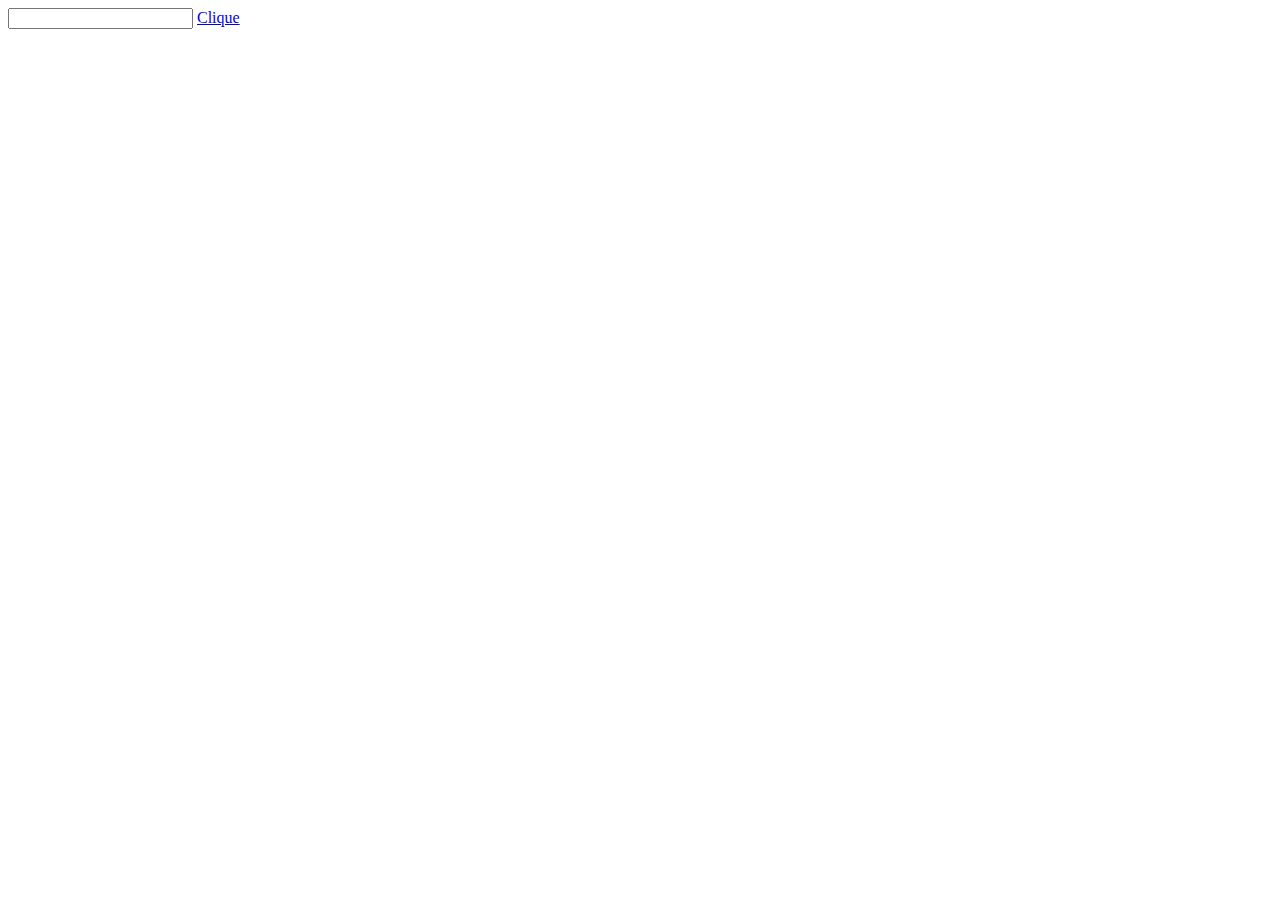
<file: tudo-e-objeto/index.html>
<!DOCTYPE html>
<html lang="pt-br">
  <head>
    <meta charset="UTF-8" />
    <meta http-equiv="X-UA-Compatible" content="IE=edge" />
    <meta name="viewport" content="width=device-width, initial-scale=1.0" />
    <title>Tudo é Objeto</title>
  </head>
  <body>
    <input id="label" type="text" />
    <a class="btn" href="#">Clique</a>
    <script src="./script.js"></script>
  </body>
</html>
</file>
<file: accordion-list/css/style.css>
body,h1,h2,ul,li,p,dt,dd,dl{
  margin: 0px;
  padding: 0px;
}
img{
  display: block;
  max-width: 100%;
}
ul{
  list-style: none;
}


body{
  background-color: #faf6ed;
  color: #222222;
  -webkit-font-smoothing: antialiased;
  display: grid;
  grid-template-columns: 1fr 120px minmax(300px, 800px) 1fr;
}

.textogrande{
  font-size: 2rem;
}

.menu{
  grid-column: 3/5;
  margin-top: 2rem;
  margin-bottom: 2rem;background-color: #fb5;
}

.menu ul{
  display: flex;
  flex-wrap: wrap;
  padding: 10px;
}
.menu li a{
  display: block;
  padding: 10px;
  margin-right: 10px;
  color: #222222;
  text-decoration: none;
  font-family: monospace;
  font-weight: bold;
  text-transform: uppercase;
  font-size: .875rem;
  letter-spacing: .1em;
}
.grid-section{
  grid-column: 2 / 4;
  width: 100%;
  box-sizing: border-box;
  padding: 10px;
  display: grid;
  grid-template-columns: 90px 300px 1fr;
  grid-gap: 20px;
  margin-bottom: 4rem;
}
.titulo{
  font-family: 'Playfair Display SC', georgia;
  font-size: 6rem;
  line-height: 1;
  font-weight: 400;
  margin-bottom: 1rem;
  grid-column: 1 / 4;
}
.animais h2{
  font-family: monospace;
  font-size: 1rem;
  text-transform: uppercase;
  letter-spacing: .1em;
  margin-bottom: 1rem;
  color: #e54;
}
.animais h2::before{
  content: "";
  display: inline-block;
  width: 40px;
  height: 10px;
  margin-right: 10px;
  background-color: #fb5;
  
}
.animais p{
  font-family: helvetica, arial;
  line-height: 1.2;
  margin-bottom: 1rem;
}

.animais-lista{
  height: 370px;
  overflow-y: scroll;
  grid-column: 2;
}

.animais-lista li{
  cursor: pointer;
}

.animais-lista::-webkit-scrollbar{
  width: 18px;
}
.animais-lista::-webkit-scrollbar-thumb{
  background-color: #fb5;
  border-left: 4px solid #faf6ed;
  border-right: 4px solid #faf6ed;
}
.animais-lista::-webkit-scrollbar-track{
  background-color: #faf6ed;
}

.animais-descricao{
  grid-column: 3;
}
.animais-descricao section{
  margin-bottom: 3rem;
}

.faq-lista{
grid-column: 2/4;
}

.faq-lista dt{
  font-family: monospace;
  font-weight: bold;
  margin-top: 2rem;
  margin-bottom: .5rem;
  color: #e54;
}
.faq-lista dt::before{
  content: "";
  display: inline-block;
  width: 20px;
  height: 10px;
  margin-right: 10px;
  background-color: #fb5;
}
.faq-lista dd{
  font-family: Helvetica, Arial;
  margin-bottom: .5rem;
  margin-left: 30px;
}

.mapa{
  grid-column: 2;
}
.dados{
  grid-column: 3;
}
.dados li{
  margin-bottom: 1rem;
  font-family: Helvetica, Arial; 

}.dados li::before{
  content: "";
  display: inline-block;
  width: 20px;
  height: 10px;
  margin-right: 10px;
  background-color: #fb5;
}

.copy{
  grid-column: 3/5;
  background-color: #fb5;
  margin-bottom: 2rem;
}

.copy p{
  padding: 20px;
  font-weight: bold;
  font-family: monospace;
}

@media (max-width:700px){
  body{
    grid-template-columns: 1fr;
  }
  .menu, .grid-section, .copy{
    grid-column: 1;
  }
  .grid-section{
    grid-template-columns: 100px 1fr;
    gap: 10px;
  }
  .animais-lista{
    grid-column: 1;
  }

  .faq-lista, .dados, .mapa{
    grid-column: 1/3;
  }
  .grid-section h1{
    font-size: 3rem;
  }
  .menu{
    margin-top: 0;
  }
  .copy{
    margin-bottom: 0;
  }
}

.js  .js-tabcontent section{
  display: none;
 
}

.js-tabcontent section.ativo {
  display: block !important;
  animation: show .5s forwards;
}

@keyframes show {
  from{
    opacity: 0;
    transform: translate3d(-30px, 0, 0);
  }
  to {
    opacity: 1;
    transform: translate3d(0, 0, 0);
  }
}

.js .js-accordion dd{
  display: none;
}

.js-accordion dt::after{
  content: '⮯';
  margin-left: 10px;
}
.js-accordion dt.ativo::after{
  content: '⮭';
}

.js-accordion dd.ativo {
  display: block;
  animation: slideDown .5s forwards;
}

@keyframes slideDown {
  from {
    opacity: 0;
    max-height: 0;
  }
  to {
    opacity: 1;
    max-height: 200px;
  }
}
</file>
<file: navegacao-por-tabs/css/style.css>
body,h1,h2,ul,li,p,dt,dd,dl{
  margin: 0px;
  padding: 0px;
}
img{
  display: block;
  max-width: 100%;
}
ul{
  list-style: none;
}


body{
  background-color: #faf6ed;
  color: #222222;
  -webkit-font-smoothing: antialiased;
  display: grid;
  grid-template-columns: 1fr 120px minmax(300px, 800px) 1fr;
}

.textogrande{
  font-size: 2rem;
}

.menu{
  grid-column: 3/5;
  margin-top: 2rem;
  margin-bottom: 2rem;background-color: #fb5;
}

.menu ul{
  display: flex;
  flex-wrap: wrap;
  padding: 10px;
}
.menu li a{
  display: block;
  padding: 10px;
  margin-right: 10px;
  color: #222222;
  text-decoration: none;
  font-family: monospace;
  font-weight: bold;
  text-transform: uppercase;
  font-size: .875rem;
  letter-spacing: .1em;
}
.grid-section{
  grid-column: 2 / 4;
  width: 100%;
  box-sizing: border-box;
  padding: 10px;
  display: grid;
  grid-template-columns: 90px 300px 1fr;
  grid-gap: 20px;
  margin-bottom: 4rem;
}
.titulo{
  font-family: 'Playfair Display SC', georgia;
  font-size: 6rem;
  line-height: 1;
  font-weight: 400;
  margin-bottom: 1rem;
  grid-column: 1 / 4;
}
.animais h2{
  font-family: monospace;
  font-size: 1rem;
  text-transform: uppercase;
  letter-spacing: .1em;
  margin-bottom: 1rem;
  color: #e54;
}
.animais h2::before{
  content: "";
  display: inline-block;
  width: 40px;
  height: 10px;
  margin-right: 10px;
  background-color: #fb5;
  
}
.animais p{
  font-family: helvetica, arial;
  line-height: 1.2;
  margin-bottom: 1rem;
}

.animais-lista{
  height: 370px;
  overflow-y: scroll;
  grid-column: 2;
}

.animais-lista li{
  cursor: pointer;
}

.animais-lista::-webkit-scrollbar{
  width: 18px;
}
.animais-lista::-webkit-scrollbar-thumb{
  background-color: #fb5;
  border-left: 4px solid #faf6ed;
  border-right: 4px solid #faf6ed;
}
.animais-lista::-webkit-scrollbar-track{
  background-color: #faf6ed;
}

.animais-descricao{
  grid-column: 3;
}
.animais-descricao section{
  margin-bottom: 3rem;
}

.faq-lista{
grid-column: 2/4;
}

.faq-lista dt{
  font-family: monospace;
  font-weight: bold;
  margin-top: 2rem;
  margin-bottom: .5rem;
  color: #e54;
}
.faq-lista dt::before{
  content: "";
  display: inline-block;
  width: 20px;
  height: 10px;
  margin-right: 10px;
  background-color: #fb5;
}
.faq-lista dd{
  font-family: Helvetica, Arial;
  margin-bottom: .5rem;
  margin-left: 30px;
}

.mapa{
  grid-column: 2;
}
.dados{
  grid-column: 3;
}
.dados li{
  margin-bottom: 1rem;
  font-family: Helvetica, Arial; 

}.dados li::before{
  content: "";
  display: inline-block;
  width: 20px;
  height: 10px;
  margin-right: 10px;
  background-color: #fb5;
}

.copy{
  grid-column: 3/5;
  background-color: #fb5;
  margin-bottom: 2rem;
}

.copy p{
  padding: 20px;
  font-weight: bold;
  font-family: monospace;
}

@media (max-width:700px){
  body{
    grid-template-columns: 1fr;
  }
  .menu, .grid-section, .copy{
    grid-column: 1;
  }
  .grid-section{
    grid-template-columns: 100px 1fr;
    gap: 10px;
  }
  .animais-lista{
    grid-column: 1;
  }

  .faq-lista, .dados, .mapa{
    grid-column: 1/3;
  }
  .grid-section h1{
    font-size: 3rem;
  }
  .menu{
    margin-top: 0;
  }
  .copy{
    margin-bottom: 0;
  }
}

.js  .js-tabcontent section{
  display: none;
 
}

.js-tabcontent section.ativo {
  display: block !important;
  animation: show .5s forwards;
}

@keyframes show {
  from{
    opacity: 0;
    transform: translate3d(-30px, 0, 0);
  }
  to {
    opacity: 1;
    transform: translate3d(0, 0, 0);
  }
}
</file>
<file: projeto/css/style.css>
body,h1,h2,ul,li,p,dt,dd,dl{
  margin: 0px;
  padding: 0px;
}
img{
  display: block;
  max-width: 100%;
}
ul{
  list-style: none;
}


body{
  background-color: #faf6ed;
  color: #222222;
  -webkit-font-smoothing: antialiased;
  display: grid;
  grid-template-columns: 1fr 120px minmax(300px, 800px) 1fr;
}

.textogrande{
  font-size: 2rem;
}

.menu{
  grid-column: 3/5;
  margin-top: 2rem;
  margin-bottom: 2rem;background-color: #fb5;
}

.menu ul{
  display: flex;
  flex-wrap: wrap;
  padding: 10px;
}
.menu li a{
  display: block;
  padding: 10px;
  margin-right: 10px;
  color: #222222;
  text-decoration: none;
  font-family: monospace;
  font-weight: bold;
  text-transform: uppercase;
  font-size: .875rem;
  letter-spacing: .1em;
}
.grid-section{
  grid-column: 2 / 4;
  width: 100%;
  box-sizing: border-box;
  padding: 10px;
  display: grid;
  grid-template-columns: 90px 300px 1fr;
  grid-gap: 20px;
  margin-bottom: 4rem;
}
.titulo{
  font-family: 'Playfair Display SC', georgia;
  font-size: 6rem;
  line-height: 1;
  font-weight: 400;
  margin-bottom: 1rem;
  grid-column: 1 / 4;
}
.animais h2{
  font-family: monospace;
  font-size: 1rem;
  text-transform: uppercase;
  letter-spacing: .1em;
  margin-bottom: 1rem;
  color: #e54;
}
.animais h2::before{
  content: "";
  display: inline-block;
  width: 40px;
  height: 10px;
  margin-right: 10px;
  background-color: #fb5;
  
}
.animais p{
  font-family: helvetica, arial;
  line-height: 1.2;
  margin-bottom: 1rem;
}

.animais-lista{
  height: 370px;
  overflow-y: scroll;
  grid-column: 2;
}
.animais-lista::-webkit-scrollbar{
  width: 18px;
}
.animais-lista::-webkit-scrollbar-thumb{
  background-color: #fb5;
  border-left: 4px solid #faf6ed;
  border-right: 4px solid #faf6ed;
}
.animais-lista::-webkit-scrollbar-track{
  background-color: #faf6ed;
}

.animais-descricao{
  grid-column: 3;
}
.animais-descricao section{
  margin-bottom: 3rem;
}

.faq-lista{
grid-column: 2/4;
}

.faq-lista dt{
  font-family: monospace;
  font-weight: bold;
  margin-top: 2rem;
  margin-bottom: .5rem;
  color: #e54;
}
.faq-lista dt::before{
  content: "";
  display: inline-block;
  width: 20px;
  height: 10px;
  margin-right: 10px;
  background-color: #fb5;
}
.faq-lista dd{
  font-family: Helvetica, Arial;
  margin-bottom: .5rem;
  margin-left: 30px;
}

.mapa{
  grid-column: 2;
}
.dados{
  grid-column: 3;
}
.dados li{
  margin-bottom: 1rem;
  font-family: Helvetica, Arial; 

}.dados li::before{
  content: "";
  display: inline-block;
  width: 20px;
  height: 10px;
  margin-right: 10px;
  background-color: #fb5;
}

.copy{
  grid-column: 3/5;
  background-color: #fb5;
  margin-bottom: 2rem;
}

.copy p{
  padding: 20px;
  font-weight: bold;
  font-family: monospace;
}

@media (max-width:700px){
  body{
    grid-template-columns: 1fr;
  }
  .menu, .grid-section, .copy{
    grid-column: 1;
  }
  .grid-section{
    grid-template-columns: 100px 1fr;
    gap: 10px;
  }
  .animais-lista{
    grid-column: 1;
  }

  .faq-lista, .dados, .mapa{
    grid-column: 1/3;
  }
  .grid-section h1{
    font-size: 3rem;
  }
  .menu{
    margin-top: 0;
  }
  .copy{
    margin-bottom: 0;
  }
}
</file>
<file: scroll-suave-link-interno/css/style.css>
body,h1,h2,ul,li,p,dt,dd,dl{
  margin: 0px;
  padding: 0px;
}
img{
  display: block;
  max-width: 100%;
}
ul{
  list-style: none;
}


body{
  background-color: #faf6ed;
  color: #222222;
  -webkit-font-smoothing: antialiased;
  display: grid;
  grid-template-columns: 1fr 120px minmax(300px, 800px) 1fr;
}

.textogrande{
  font-size: 2rem;
}

.menu{
  grid-column: 3/5;
  margin-top: 2rem;
  margin-bottom: 2rem;background-color: #fb5;
}

.menu ul{
  display: flex;
  flex-wrap: wrap;
  padding: 10px;
}
.menu li a{
  display: block;
  padding: 10px;
  margin-right: 10px;
  color: #222222;
  text-decoration: none;
  font-family: monospace;
  font-weight: bold;
  text-transform: uppercase;
  font-size: .875rem;
  letter-spacing: .1em;
}
.grid-section{
  grid-column: 2 / 4;
  width: 100%;
  box-sizing: border-box;
  padding: 10px;
  display: grid;
  grid-template-columns: 90px 300px 1fr;
  grid-gap: 20px;
  margin-bottom: 4rem;
}
.titulo{
  font-family: 'Playfair Display SC', georgia;
  font-size: 6rem;
  line-height: 1;
  font-weight: 400;
  margin-bottom: 1rem;
  grid-column: 1 / 4;
}
.animais h2{
  font-family: monospace;
  font-size: 1rem;
  text-transform: uppercase;
  letter-spacing: .1em;
  margin-bottom: 1rem;
  color: #e54;
}
.animais h2::before{
  content: "";
  display: inline-block;
  width: 40px;
  height: 10px;
  margin-right: 10px;
  background-color: #fb5;
  
}
.animais p{
  font-family: helvetica, arial;
  line-height: 1.2;
  margin-bottom: 1rem;
}

.animais-lista{
  height: 370px;
  overflow-y: scroll;
  grid-column: 2;
}

.animais-lista li{
  cursor: pointer;
}

.animais-lista::-webkit-scrollbar{
  width: 18px;
}
.animais-lista::-webkit-scrollbar-thumb{
  background-color: #fb5;
  border-left: 4px solid #faf6ed;
  border-right: 4px solid #faf6ed;
}
.animais-lista::-webkit-scrollbar-track{
  background-color: #faf6ed;
}

.animais-descricao{
  grid-column: 3;
}
.animais-descricao section{
  margin-bottom: 3rem;
}

.faq-lista{
grid-column: 2/4;
}

.faq-lista dt{
  font-family: monospace;
  font-weight: bold;
  margin-top: 2rem;
  margin-bottom: .5rem;
  color: #e54;
}
.faq-lista dt::before{
  content: "";
  display: inline-block;
  width: 20px;
  height: 10px;
  margin-right: 10px;
  background-color: #fb5;
}
.faq-lista dd{
  font-family: Helvetica, Arial;
  margin-bottom: .5rem;
  margin-left: 30px;
}

.mapa{
  grid-column: 2;
}
.dados{
  grid-column: 3;
}
.dados li{
  margin-bottom: 1rem;
  font-family: Helvetica, Arial; 

}.dados li::before{
  content: "";
  display: inline-block;
  width: 20px;
  height: 10px;
  margin-right: 10px;
  background-color: #fb5;
}

.copy{
  grid-column: 3/5;
  background-color: #fb5;
  margin-bottom: 2rem;
}

.copy p{
  padding: 20px;
  font-weight: bold;
  font-family: monospace;
}

@media (max-width:700px){
  body{
    grid-template-columns: 1fr;
  }
  .menu, .grid-section, .copy{
    grid-column: 1;
  }
  .grid-section{
    grid-template-columns: 100px 1fr;
    gap: 10px;
  }
  .animais-lista{
    grid-column: 1;
  }

  .faq-lista, .dados, .mapa{
    grid-column: 1/3;
  }
  .grid-section h1{
    font-size: 3rem;
  }
  .menu{
    margin-top: 0;
  }
  .copy{
    margin-bottom: 0;
  }
}

.js  .js-tabcontent section{
  display: none;
 
}

.js-tabcontent section.ativo {
  display: block !important;
  animation: show .5s forwards;
}

@keyframes show {
  from{
    opacity: 0;
    transform: translate3d(-30px, 0, 0);
  }
  to {
    opacity: 1;
    transform: translate3d(0, 0, 0);
  }
}

.js .js-accordion dd{
  display: none;
}

.js-accordion dt::after{
  content: '⮯';
  margin-left: 10px;
}
.js-accordion dt.ativo::after{
  content: '⮭';
}

.js-accordion dd.ativo {
  display: block;
  animation: slideDown .5s forwards;
}

@keyframes slideDown {
  from {
    opacity: 0;
    max-height: 0;
  }
  to {
    opacity: 1;
    max-height: 200px;
  }
}

.js .js-scroll {
  opacity: 0;
  transform: translate3d(-30px, 0, 0);
  transition: .3s;
}

.js .js-scroll.ativo{
  opacity: 1;
  transform: translate3d(0, 0, 0);
}
</file>
